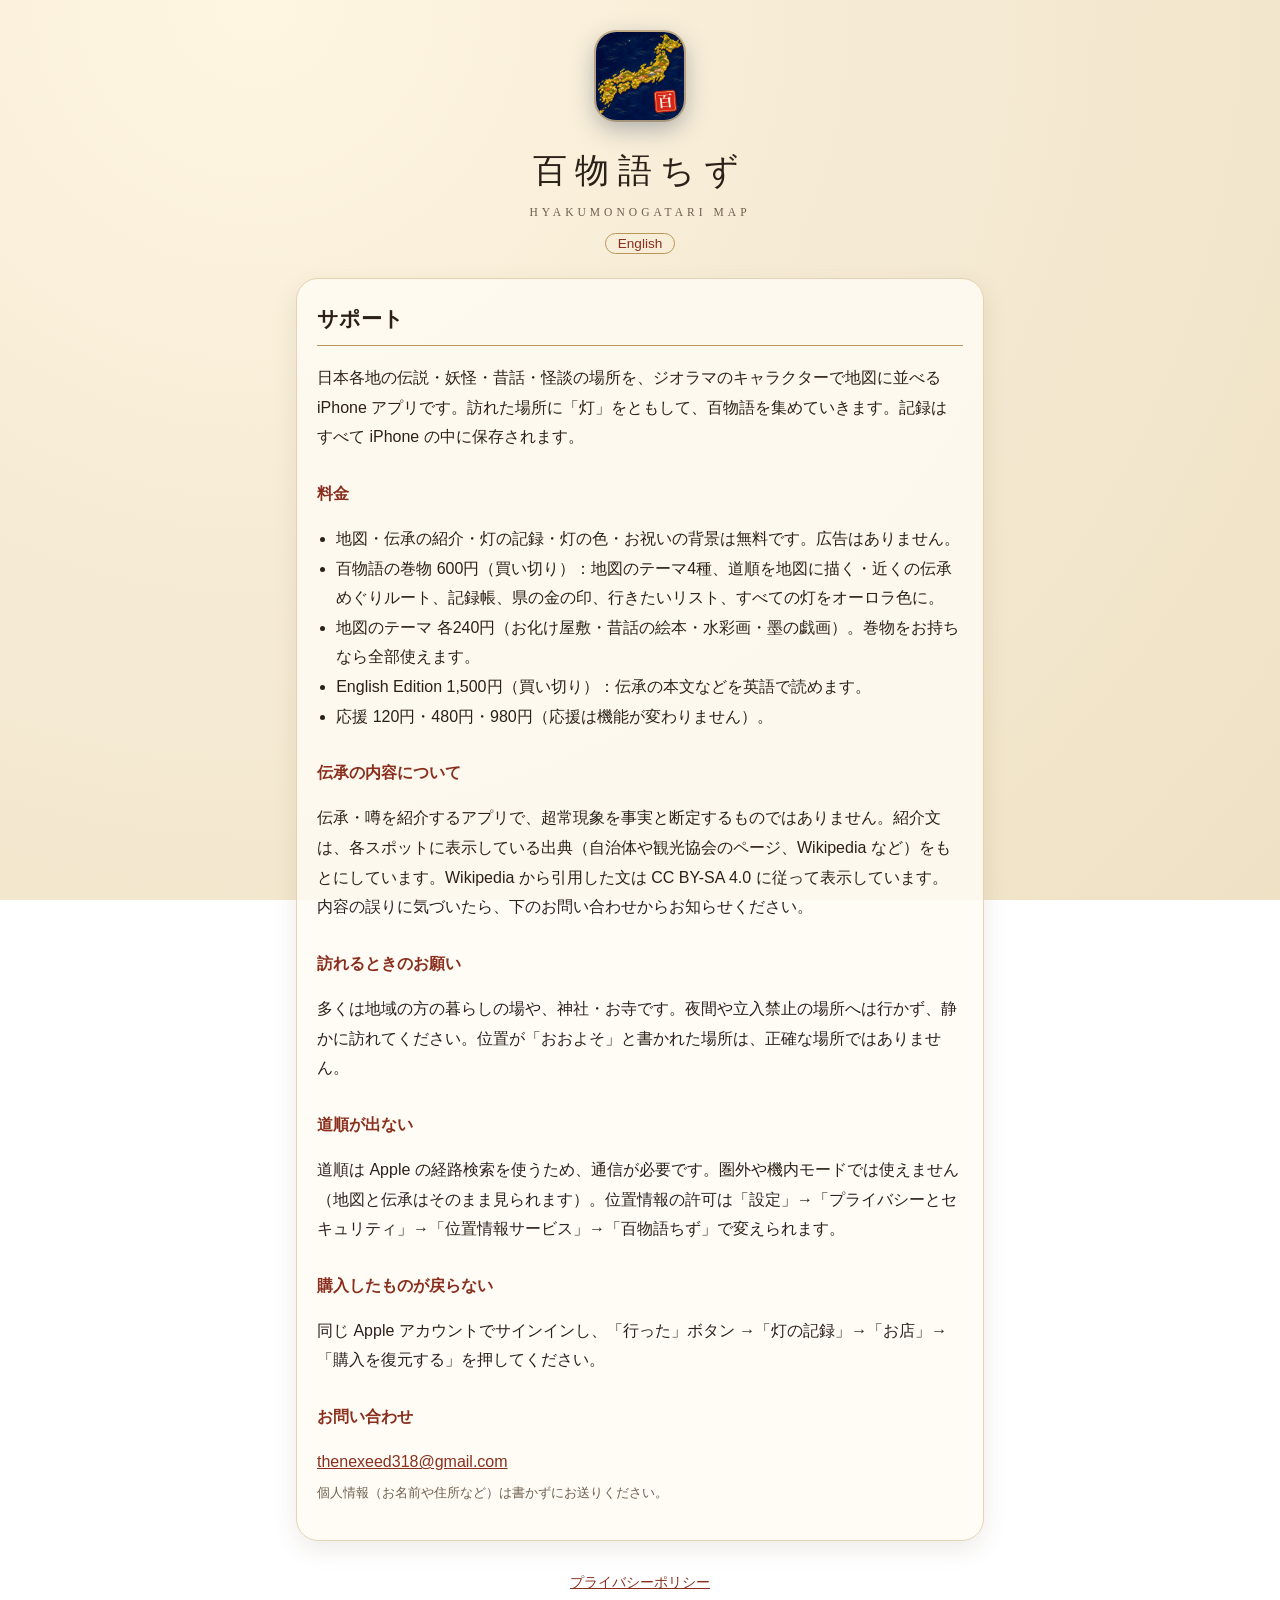
<file: index.html>
<!doctype html>
<html lang="ja">
<head>
<meta charset="utf-8">
<meta name="viewport" content="width=device-width, initial-scale=1">
<title>百物語ちず サポート</title>
<link rel="stylesheet" href="style.css">
</head>
<body>
<main>
<header><img src="icon.png" alt=""><p class="logo">百物語ちず</p><div class="sub">HYAKUMONOGATARI MAP</div><p class="lang"><a href="en/" hreflang="en">English</a></p></header>
<section class="card">
<h1>サポート</h1>
<p>日本各地の伝説・妖怪・昔話・怪談の場所を、ジオラマのキャラクターで地図に並べる iPhone アプリです。訪れた場所に「灯」をともして、百物語を集めていきます。記録はすべて iPhone の中に保存されます。</p>

<h2>料金</h2>
<ul>
<li>地図・伝承の紹介・灯の記録・灯の色・お祝いの背景は無料です。広告はありません。</li>
<li>百物語の巻物 600円（買い切り）：地図のテーマ4種、道順を地図に描く・近くの伝承めぐりルート、記録帳、県の金の印、行きたいリスト、すべての灯をオーロラ色に。</li>
<li>地図のテーマ 各240円（お化け屋敷・昔話の絵本・水彩画・墨の戯画）。巻物をお持ちなら全部使えます。</li>
<li>English Edition 1,500円（買い切り）：伝承の本文などを英語で読めます。</li>
<li>応援 120円・480円・980円（応援は機能が変わりません）。</li>
</ul>

<h2>伝承の内容について</h2>
<p>伝承・噂を紹介するアプリで、超常現象を事実と断定するものではありません。紹介文は、各スポットに表示している出典（自治体や観光協会のページ、Wikipedia など）をもとにしています。Wikipedia から引用した文は CC BY-SA 4.0 に従って表示しています。内容の誤りに気づいたら、下のお問い合わせからお知らせください。</p>

<h2>訪れるときのお願い</h2>
<p>多くは地域の方の暮らしの場や、神社・お寺です。夜間や立入禁止の場所へは行かず、静かに訪れてください。位置が「おおよそ」と書かれた場所は、正確な場所ではありません。</p>

<h2>道順が出ない</h2>
<p>道順は Apple の経路検索を使うため、通信が必要です。圏外や機内モードでは使えません（地図と伝承はそのまま見られます）。位置情報の許可は「設定」→「プライバシーとセキュリティ」→「位置情報サービス」→「百物語ちず」で変えられます。</p>

<h2>購入したものが戻らない</h2>
<p>同じ Apple アカウントでサインインし、「行った」ボタン →「灯の記録」→「お店」→「購入を復元する」を押してください。</p>

<h2>お問い合わせ</h2>
<p><a href="mailto:thenexeed318@gmail.com">thenexeed318@gmail.com</a><br><small>個人情報（お名前や住所など）は書かずにお送りください。</small></p>
</section>

<nav><a href="privacy.html">プライバシーポリシー</a></nav>
</main>
</body>
</html>
</file>
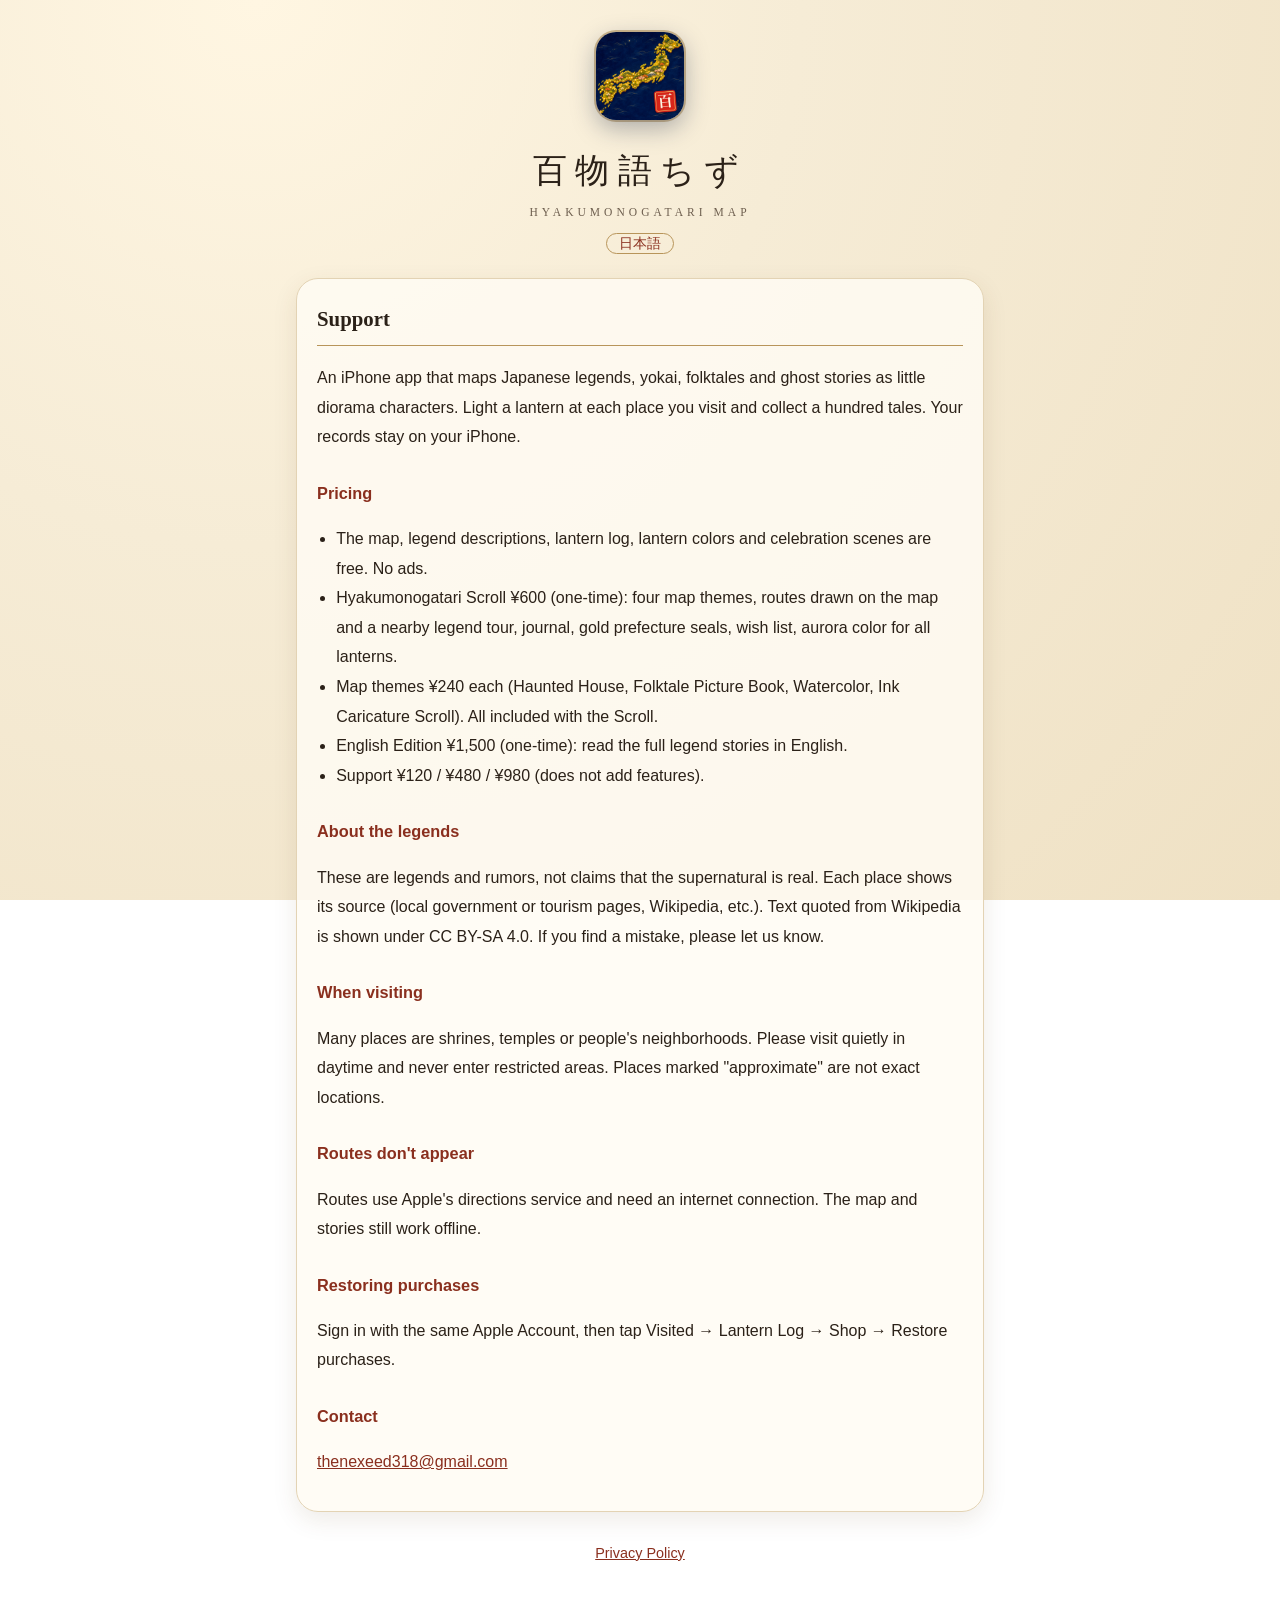
<file: en/index.html>
<!doctype html>
<html lang="en">
<head>
<meta charset="utf-8">
<meta name="viewport" content="width=device-width, initial-scale=1">
<title>Hyakumonogatari Map Support</title>
<link rel="stylesheet" href="../style.css">
</head>
<body>
<main>
<header><img src="../icon.png" alt=""><p class="logo">百物語ちず</p><div class="sub">HYAKUMONOGATARI MAP</div><p class="lang"><a href="../" hreflang="ja">日本語</a></p></header>
<section class="card">
<h1>Support</h1>
<p>An iPhone app that maps Japanese legends, yokai, folktales and ghost stories as little diorama characters. Light a lantern at each place you visit and collect a hundred tales. Your records stay on your iPhone.</p>

<h2>Pricing</h2>
<ul>
<li>The map, legend descriptions, lantern log, lantern colors and celebration scenes are free. No ads.</li>
<li>Hyakumonogatari Scroll ¥600 (one-time): four map themes, routes drawn on the map and a nearby legend tour, journal, gold prefecture seals, wish list, aurora color for all lanterns.</li>
<li>Map themes ¥240 each (Haunted House, Folktale Picture Book, Watercolor, Ink Caricature Scroll). All included with the Scroll.</li>
<li>English Edition ¥1,500 (one-time): read the full legend stories in English.</li>
<li>Support ¥120 / ¥480 / ¥980 (does not add features).</li>
</ul>

<h2>About the legends</h2>
<p>These are legends and rumors, not claims that the supernatural is real. Each place shows its source (local government or tourism pages, Wikipedia, etc.). Text quoted from Wikipedia is shown under CC BY-SA 4.0. If you find a mistake, please let us know.</p>

<h2>When visiting</h2>
<p>Many places are shrines, temples or people's neighborhoods. Please visit quietly in daytime and never enter restricted areas. Places marked "approximate" are not exact locations.</p>

<h2>Routes don't appear</h2>
<p>Routes use Apple's directions service and need an internet connection. The map and stories still work offline.</p>

<h2>Restoring purchases</h2>
<p>Sign in with the same Apple Account, then tap Visited → Lantern Log → Shop → Restore purchases.</p>

<h2>Contact</h2>
<p><a href="mailto:thenexeed318@gmail.com">thenexeed318@gmail.com</a></p>
</section>

<nav><a href="privacy.html">Privacy Policy</a></nav>
</main>
</body>
</html>
</file>
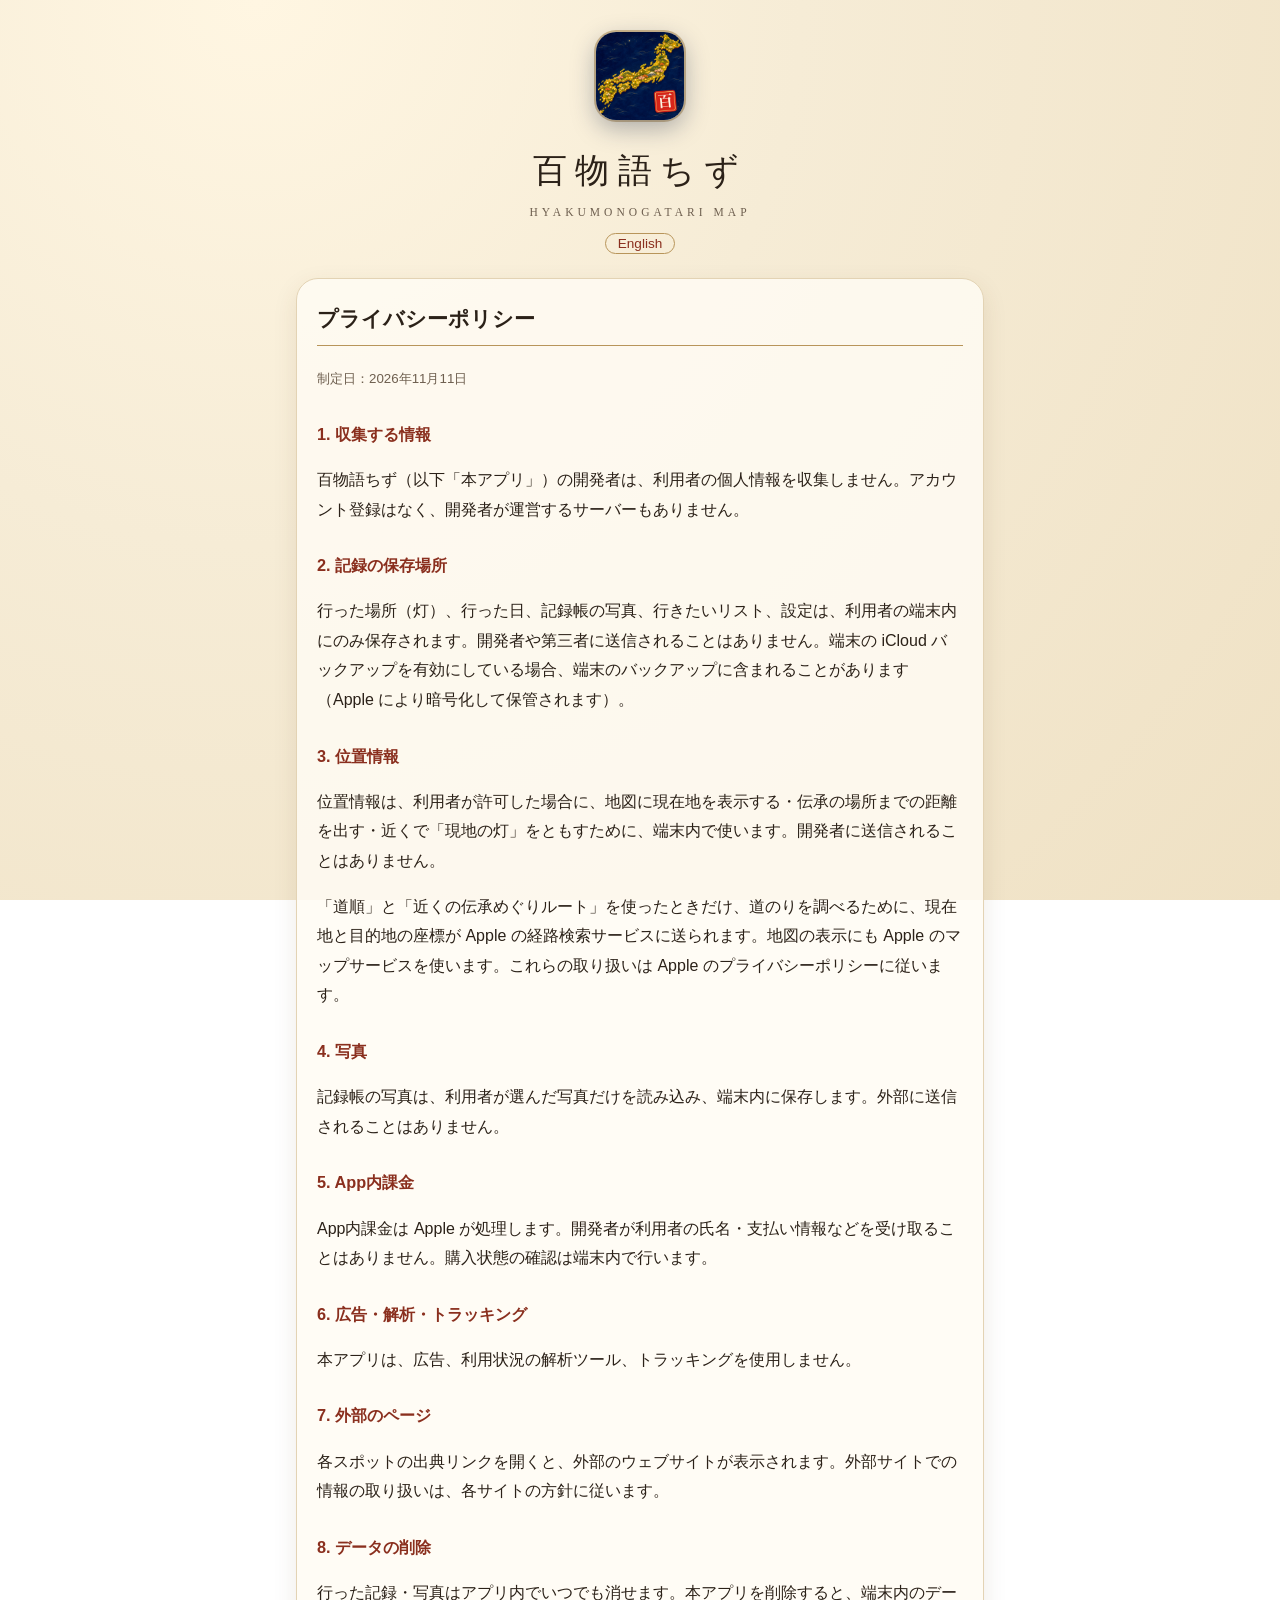
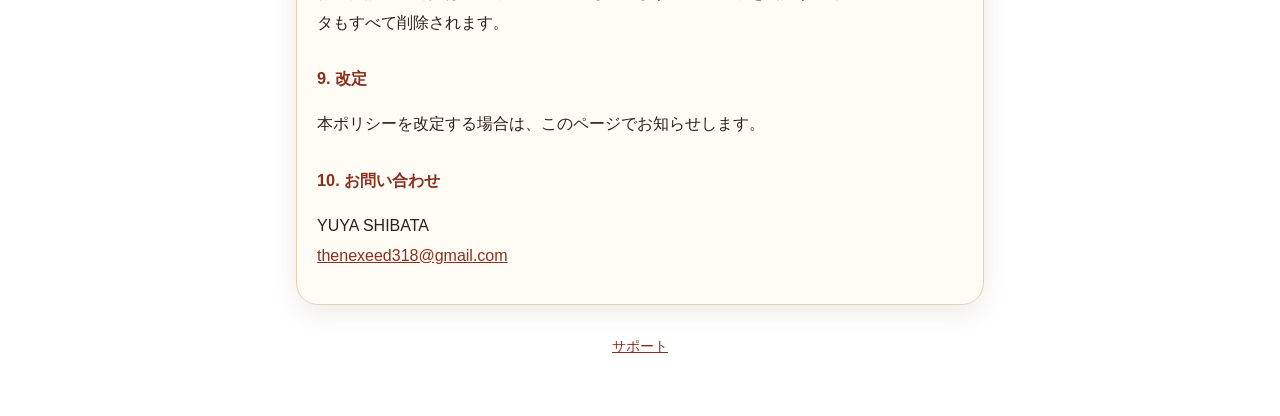
<file: privacy.html>
<!doctype html>
<html lang="ja">
<head>
<meta charset="utf-8">
<meta name="viewport" content="width=device-width, initial-scale=1">
<title>百物語ちず プライバシーポリシー</title>
<link rel="stylesheet" href="style.css">
</head>
<body>
<main>
<header><img src="icon.png" alt=""><p class="logo">百物語ちず</p><div class="sub">HYAKUMONOGATARI MAP</div><p class="lang"><a href="en/privacy.html" hreflang="en">English</a></p></header>
<section class="card">
<h1>プライバシーポリシー</h1>
<p><small>制定日：2026年11月11日</small></p>

<h2>1. 収集する情報</h2>
<p>百物語ちず（以下「本アプリ」）の開発者は、利用者の個人情報を収集しません。アカウント登録はなく、開発者が運営するサーバーもありません。</p>

<h2>2. 記録の保存場所</h2>
<p>行った場所（灯）、行った日、記録帳の写真、行きたいリスト、設定は、利用者の端末内にのみ保存されます。開発者や第三者に送信されることはありません。端末の iCloud バックアップを有効にしている場合、端末のバックアップに含まれることがあります（Apple により暗号化して保管されます）。</p>

<h2>3. 位置情報</h2>
<p>位置情報は、利用者が許可した場合に、地図に現在地を表示する・伝承の場所までの距離を出す・近くで「現地の灯」をともすために、端末内で使います。開発者に送信されることはありません。</p>
<p>「道順」と「近くの伝承めぐりルート」を使ったときだけ、道のりを調べるために、現在地と目的地の座標が Apple の経路検索サービスに送られます。地図の表示にも Apple のマップサービスを使います。これらの取り扱いは Apple のプライバシーポリシーに従います。</p>

<h2>4. 写真</h2>
<p>記録帳の写真は、利用者が選んだ写真だけを読み込み、端末内に保存します。外部に送信されることはありません。</p>

<h2>5. App内課金</h2>
<p>App内課金は Apple が処理します。開発者が利用者の氏名・支払い情報などを受け取ることはありません。購入状態の確認は端末内で行います。</p>

<h2>6. 広告・解析・トラッキング</h2>
<p>本アプリは、広告、利用状況の解析ツール、トラッキングを使用しません。</p>

<h2>7. 外部のページ</h2>
<p>各スポットの出典リンクを開くと、外部のウェブサイトが表示されます。外部サイトでの情報の取り扱いは、各サイトの方針に従います。</p>

<h2>8. データの削除</h2>
<p>行った記録・写真はアプリ内でいつでも消せます。本アプリを削除すると、端末内のデータもすべて削除されます。</p>

<h2>9. 改定</h2>
<p>本ポリシーを改定する場合は、このページでお知らせします。</p>

<h2>10. お問い合わせ</h2>
<p>YUYA SHIBATA<br><a href="mailto:thenexeed318@gmail.com">thenexeed318@gmail.com</a></p>
</section>

<nav><a href="index.html">サポート</a></nav>
</main>
</body>
</html>
</file>
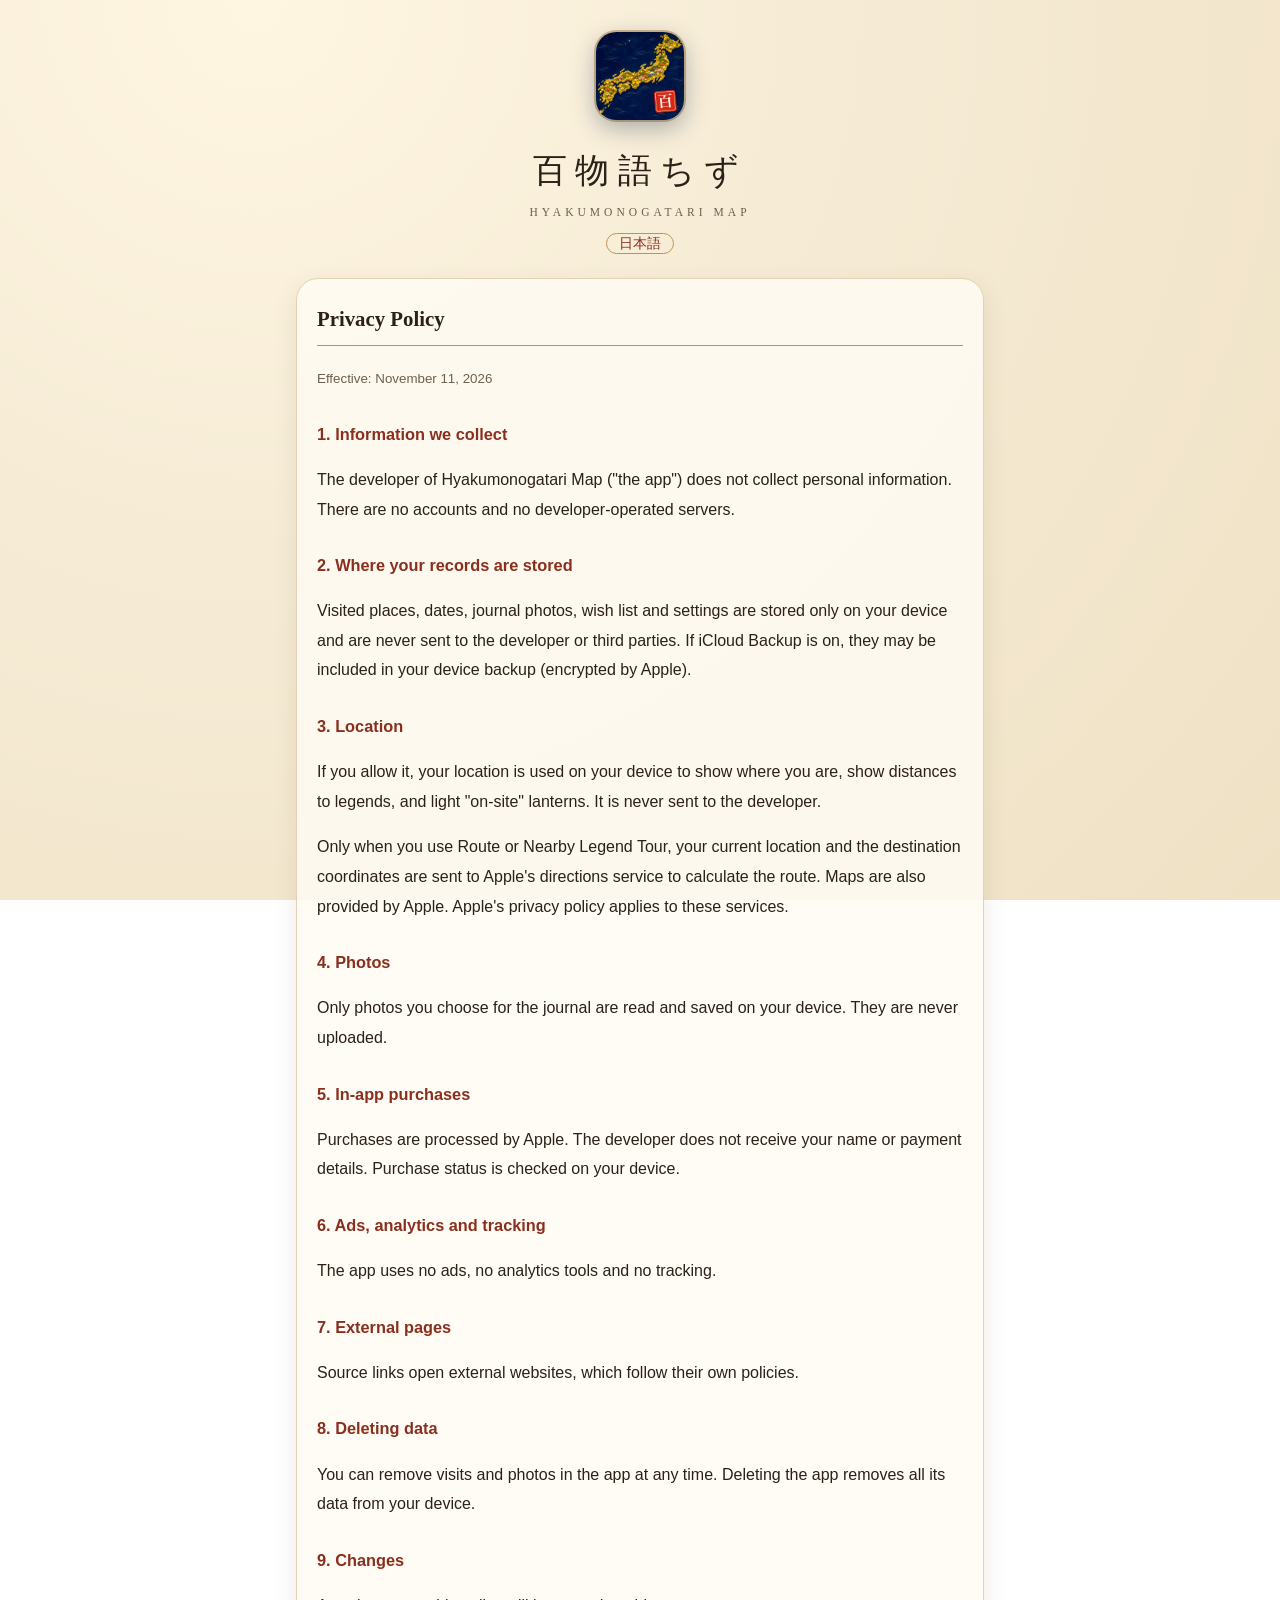
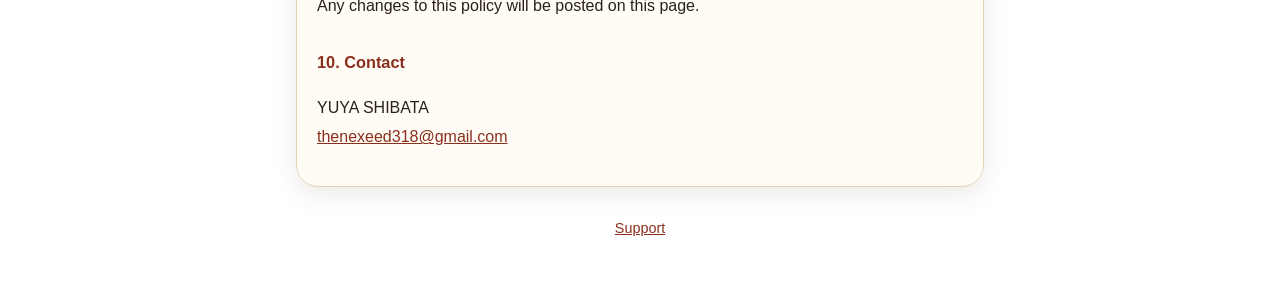
<file: en/privacy.html>
<!doctype html>
<html lang="en">
<head>
<meta charset="utf-8">
<meta name="viewport" content="width=device-width, initial-scale=1">
<title>Hyakumonogatari Map Privacy Policy</title>
<link rel="stylesheet" href="../style.css">
</head>
<body>
<main>
<header><img src="../icon.png" alt=""><p class="logo">百物語ちず</p><div class="sub">HYAKUMONOGATARI MAP</div><p class="lang"><a href="../privacy.html" hreflang="ja">日本語</a></p></header>
<section class="card">
<h1>Privacy Policy</h1>
<p><small>Effective: November 11, 2026</small></p>

<h2>1. Information we collect</h2>
<p>The developer of Hyakumonogatari Map ("the app") does not collect personal information. There are no accounts and no developer-operated servers.</p>

<h2>2. Where your records are stored</h2>
<p>Visited places, dates, journal photos, wish list and settings are stored only on your device and are never sent to the developer or third parties. If iCloud Backup is on, they may be included in your device backup (encrypted by Apple).</p>

<h2>3. Location</h2>
<p>If you allow it, your location is used on your device to show where you are, show distances to legends, and light "on-site" lanterns. It is never sent to the developer.</p>
<p>Only when you use Route or Nearby Legend Tour, your current location and the destination coordinates are sent to Apple's directions service to calculate the route. Maps are also provided by Apple. Apple's privacy policy applies to these services.</p>

<h2>4. Photos</h2>
<p>Only photos you choose for the journal are read and saved on your device. They are never uploaded.</p>

<h2>5. In-app purchases</h2>
<p>Purchases are processed by Apple. The developer does not receive your name or payment details. Purchase status is checked on your device.</p>

<h2>6. Ads, analytics and tracking</h2>
<p>The app uses no ads, no analytics tools and no tracking.</p>

<h2>7. External pages</h2>
<p>Source links open external websites, which follow their own policies.</p>

<h2>8. Deleting data</h2>
<p>You can remove visits and photos in the app at any time. Deleting the app removes all its data from your device.</p>

<h2>9. Changes</h2>
<p>Any changes to this policy will be posted on this page.</p>

<h2>10. Contact</h2>
<p>YUYA SHIBATA<br><a href="mailto:thenexeed318@gmail.com">thenexeed318@gmail.com</a></p>
</section>

<nav><a href="index.html">Support</a></nav>
</main>
</body>
</html>
</file>
<file: style.css>
:root { --ink: #2b2118; --soft: #6e5f4f; --accent: #8a2f1e; --line: #e3d3b4; --gold: #b8955a; --night: #1d2a4a; }
*, *::before, *::after { box-sizing: border-box; }
p, li { overflow-wrap: anywhere; }
body { margin: 0; color: var(--ink); line-height: 1.85;
  background: radial-gradient(circle at 20% 0%, #fff6e2 0%, #f6ecd6 40%, #efe1c4 100%) fixed;
  font-family: -apple-system, "Hiragino Sans", "Hiragino Kaku Gothic ProN", sans-serif; }
main { max-width: 720px; margin: 0 auto; padding: 32px 16px 56px; }
header { text-align: center; margin-bottom: 22px; }
header img { width: 88px; height: 88px; border-radius: 20px; box-shadow: 0 8px 24px rgba(29,42,74,.35), 0 0 0 2px rgba(184,149,90,.6); }
header .logo { font-family: "Hiragino Mincho ProN", "Yu Mincho", serif; font-size: 2.1rem; letter-spacing: .25em; margin: 10px 0 0; }
header .sub { font-family: Georgia, serif; letter-spacing: .35em; color: var(--soft); font-size: .72rem; }
h1 { font-family: "Hiragino Mincho ProN", serif; font-size: 1.3rem; border-bottom: 1px solid var(--gold); padding-bottom: 6px; }
h2 { font-size: 1.02rem; margin-top: 26px; color: var(--accent); }
section.card { background: rgba(255,252,244,.85); border: 1px solid var(--line); border-radius: 22px;
  padding: 4px 20px 18px; box-shadow: 0 8px 24px rgba(90,60,20,.10); }
small { color: var(--soft); }
a { color: var(--accent); }
nav { text-align: center; margin-top: 28px; font-size: .9rem; }
ul { padding-left: 1.2em; }
.lang { margin: 8px 0 0; font-size: .85rem; }
.lang a { text-decoration: none; border: 1px solid var(--gold); border-radius: 99px; padding: 2px 12px; }
</file>
